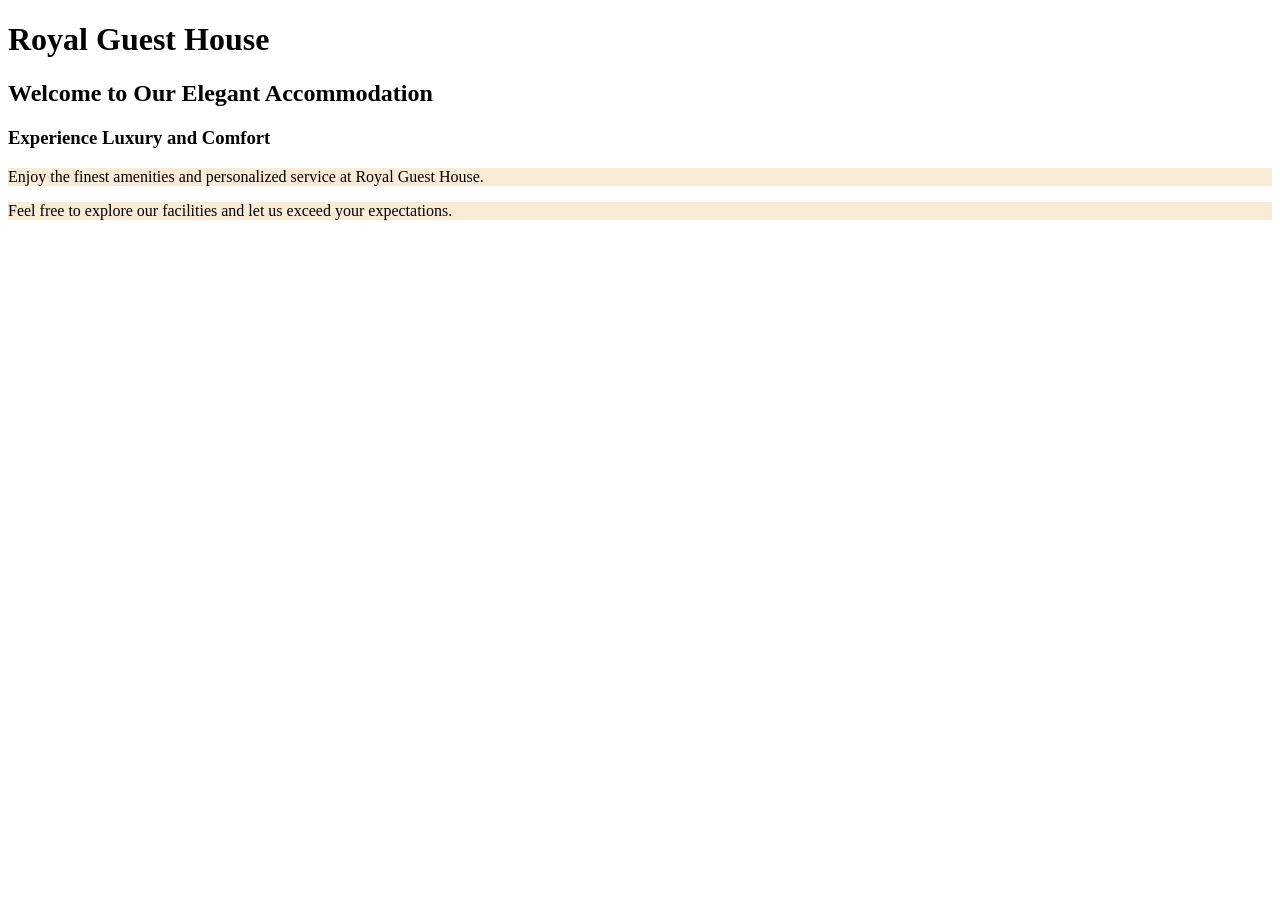
<file: SEMESTER-2/DLD THEORY/slides/index.html>
<!DOCTYPE html>
<html lang="en">
<head>
    <meta charset="UTF-8">
    <meta name="viewport" content="width=device-width, initial-scale=1.0">
    <title>Royal Guest House</title>
    

</head>
<body>
    <h1>Royal Guest House</h1>
    <h2>Welcome to Our Elegant Accommodation</h2>
    <h3>Experience Luxury and Comfort</h3>
    <a href="http:// google.com"></a>
    <p style="background-color: antiquewhite;">Enjoy the finest amenities and personalized service at Royal Guest House.</p>
    <p style="background-color: antiquewhite;">Feel free to explore our facilities and let us exceed your expectations.</p>
</body>
</html>
</file>
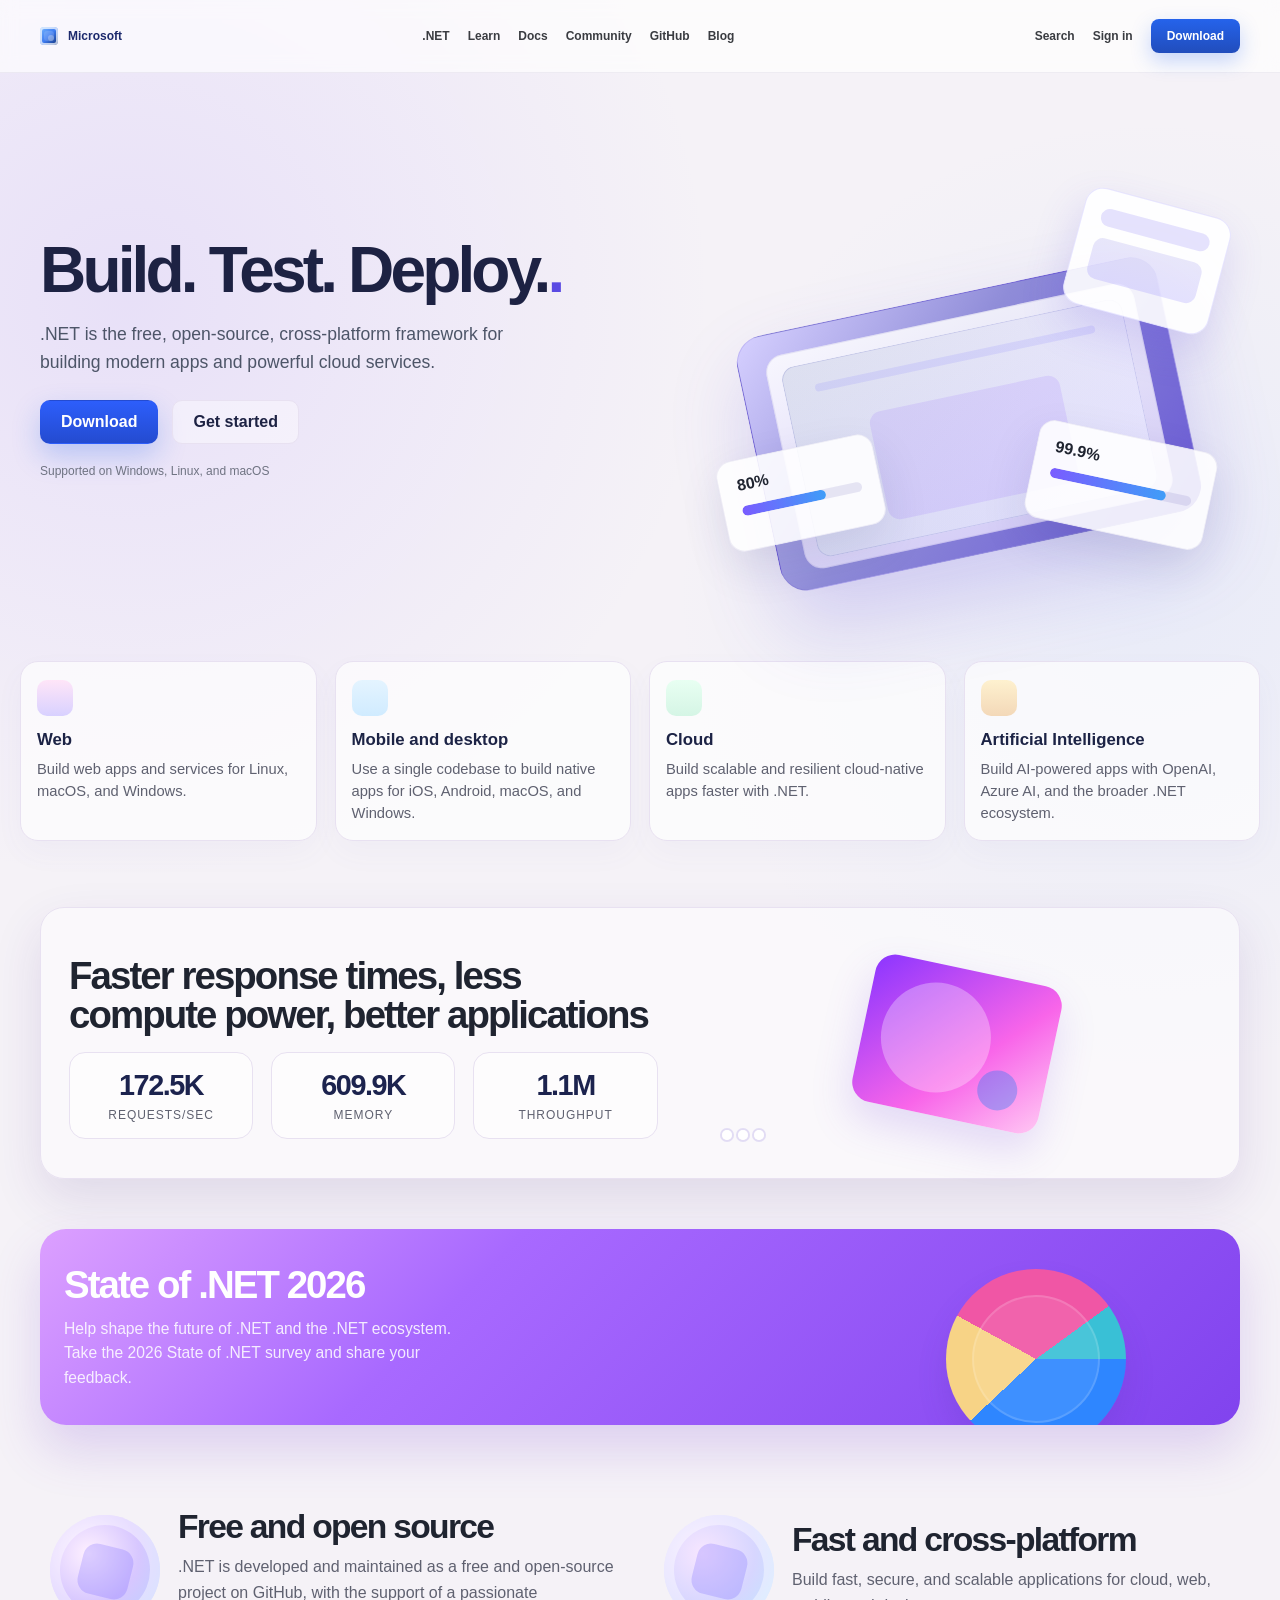
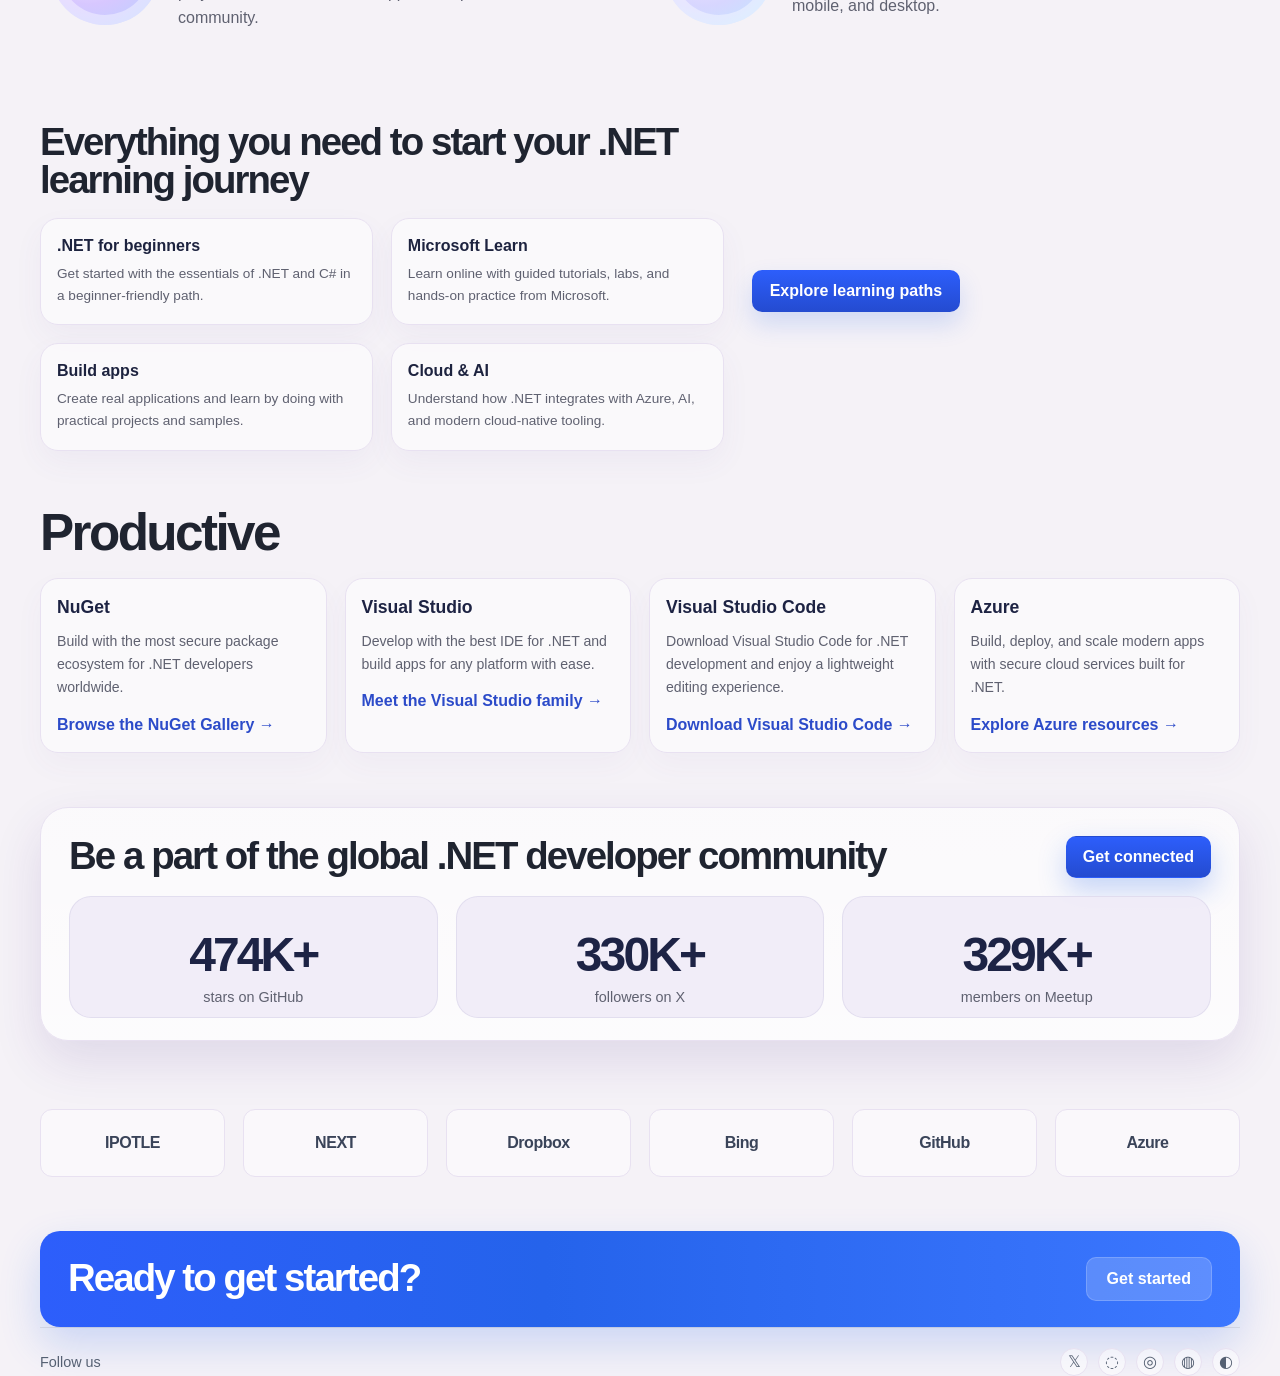
<file: wep develping/CODE/index2.html>
<!DOCTYPE html>
<html lang="en">
<head>
  <meta charset="UTF-8" />
  <meta name="viewport" content="width=device-width, initial-scale=1.0" />
  <title>.NET Landing Page</title>
  <style>
    :root {
      --bg: #f5f2f7;
      --panel: #ffffff;
      --soft: #f0ecf7;
      --soft-2: #f8f5fb;
      --navy: #1d2a6d;
      --purple: #7b42ff;
      --purple-2: #b85cff;
      --purple-3: #f4d0ff;
      --blue: #1f7af4;
      --text: #1f2430;
      --muted: #5f6170;
      --line: #e8e1f1;
      --shadow: 0 20px 50px rgba(68, 29, 134, 0.12);
    }

    * {
      box-sizing: border-box;
    }

    html {
      scroll-behavior: smooth;
    }

    body {
      margin: 0;
      font-family: "Segoe UI", Tahoma, Geneva, Verdana, sans-serif;
      background: var(--bg);
      color: var(--text);
    }

    a {
      text-decoration: none;
      color: inherit;
    }

    img {
      max-width: 100%;
      display: block;
    }

    .page {
      min-height: 100vh;
      background:
        radial-gradient(circle at 10% 10%, rgba(172, 143, 255, 0.18), transparent 20%),
        radial-gradient(circle at 90% 20%, rgba(143, 186, 255, 0.12), transparent 18%),
        var(--bg);
    }

    .container {
      max-width: 1240px;
      margin: 0 auto;
      padding: 0 20px;
    }

    .topbar {
      background: rgba(255, 255, 255, 0.65);
      backdrop-filter: blur(8px);
      border-bottom: 1px solid rgba(80, 70, 120, 0.08);
      position: sticky;
      top: 0;
      z-index: 50;
    }

    .nav {
      display: flex;
      align-items: center;
      justify-content: space-between;
      gap: 22px;
      min-height: 72px;
      font-size: 12px;
    }

    .nav-left,
    .nav-right,
    .nav-center {
      display: flex;
      align-items: center;
      gap: 18px;
    }

    .brand {
      display: flex;
      align-items: center;
      gap: 10px;
      font-weight: 700;
      color: var(--navy);
    }

    .brand-mark {
      width: 18px;
      height: 18px;
      border-radius: 4px;
      background: linear-gradient(135deg, #77b9ff, #3f7df1 50%, #0f2d74);
      position: relative;
      box-shadow: inset 0 0 0 2px rgba(255,255,255,0.7);
    }

    .brand-mark::before,
    .brand-mark::after {
      content: "";
      position: absolute;
      inset: 4px;
      border-radius: 3px;
      background: rgba(255,255,255,0.15);
    }

    .brand-mark::after {
      inset: 8px 4px 4px 8px;
      background: rgba(255,255,255,0.28);
    }

    .nav-center a,
    .nav-right a {
      color: #3a3c41;
      font-weight: 600;
    }

    .nav-right .cta {
      background: linear-gradient(180deg, #2563eb, #214dbc);
      color: white;
      padding: 10px 16px;
      border-radius: 8px;
      font-weight: 700;
      box-shadow: 0 8px 20px rgba(37,99,235,0.25);
    }

    .hero {
      padding-top: 40px;
      padding-bottom: 36px;
    }

    .hero-inner {
      display: grid;
      grid-template-columns: 1.1fr 1fr;
      align-items: center;
      gap: 60px;
      padding: 36px 0 20px;
    }

    .hero-copy h1 {
      margin: 0;
      font-size: clamp(3rem, 5vw, 5rem);
      line-height: 0.96;
      letter-spacing: -0.06em;
      color: #1d2243;
      font-weight: 800;
    }

    .hero-copy h1 .dot {
      color: #5a4ae3;
    }

    .hero-copy p {
      font-size: 1.1rem;
      line-height: 1.6;
      color: #4d5568;
      max-width: 520px;
      margin-top: 18px;
      margin-bottom: 24px;
    }

    .hero-actions {
      display: flex;
      align-items: center;
      gap: 14px;
      margin-bottom: 20px;
      flex-wrap: wrap;
    }

    .btn {
      display: inline-flex;
      align-items: center;
      justify-content: center;
      min-height: 44px;
      padding: 0 20px;
      border-radius: 10px;
      border: 1px solid var(--line);
      font-weight: 700;
      transition: 0.2s ease;
    }

    .btn.primary {
      background: linear-gradient(180deg, #2d5efb, #244bd0);
      color: white;
      border-color: transparent;
      box-shadow: 0 12px 28px rgba(37,99,235,0.25);
    }

    .btn.secondary {
      background: rgba(255,255,255,0.4);
      color: #1d2243;
    }

    .hero-meta {
      color: #6f7382;
      font-size: 12px;
      display: flex;
      align-items: center;
      gap: 4px;
      flex-wrap: wrap;
    }

    .hero-meta a {
      color: var(--blue);
      font-weight: 700;
    }

    .hero-art {
      position: relative;
      min-height: 420px;
      display: flex;
      align-items: center;
      justify-content: center;
    }

    .device-wrap {
      position: relative;
      width: 100%;
      max-width: 560px;
      height: 420px;
    }

    .device {
      position: absolute;
      inset: 50% auto auto 50%;
      width: 430px;
      height: 260px;
      transform: translate(-50%, -25%) rotate(-12deg);
      background: linear-gradient(135deg, #d6d0ff, #8f8cd8 42%, #6a5ad5 100%);
      border-radius: 28px;
      box-shadow: 0 40px 80px rgba(100, 80, 222, 0.22);
      border: 1px solid rgba(90, 61, 200, 0.15);
    }

    .device::before {
      content: "";
      position: absolute;
      inset: 22px 26px 18px 26px;
      border-radius: 18px;
      background: linear-gradient(180deg, rgba(255,255,255,0.85), rgba(235,228,255,0.8));
      box-shadow: inset 0 0 0 1px rgba(103, 92, 181, 0.12);
    }

    .device-screen {
      position: absolute;
      inset: 36px 40px 28px 40px;
      border-radius: 14px;
      background:
        linear-gradient(135deg, rgba(31, 47, 129, 0.12), rgba(123, 66, 255, 0.08)),
        linear-gradient(180deg, #f7f8ff, #eceefe);
      overflow: hidden;
      box-shadow: inset 0 0 0 1px rgba(79, 84, 180, 0.18);
    }

    .device-screen::before,
    .device-screen::after {
      content: "";
      position: absolute;
      background: rgba(116,104,255,0.14);
      border-radius: 12px;
    }

    .device-screen::before {
      width: 82%;
      height: 8px;
      left: 9%;
      top: 22px;
    }

    .device-screen::after {
      width: 56%;
      height: 110px;
      left: 22%;
      bottom: 22px;
      background: rgba(123,70,255,0.12);
    }

    .mini-ui {
      position: absolute;
      right: 18px;
      top: 52px;
      width: 150px;
      height: 120px;
      background: rgba(255,255,255,0.9);
      border: 1px solid rgba(129, 116, 255, 0.18);
      border-radius: 18px;
      box-shadow: 0 18px 40px rgba(98, 79, 222, 0.18);
      transform: rotate(15deg);
    }

    .mini-ui::before,
    .mini-ui::after {
      content: "";
      position: absolute;
      left: 18px;
      right: 18px;
      border-radius: 10px;
      background: rgba(118, 100, 245, 0.18);
    }

    .mini-ui::before {
      top: 18px;
      height: 18px;
    }

    .mini-ui::after {
      top: 48px;
      height: 42px;
      background: linear-gradient(180deg, rgba(96,86,220,0.14), rgba(125,112,255,0.2));
    }

    .float-card {
      position: absolute;
      border-radius: 16px;
      background: rgba(255,255,255,0.88);
      box-shadow: 0 18px 46px rgba(31, 38, 94, 0.1);
      border: 1px solid rgba(104, 91, 169, 0.1);
    }

    .float-card.one {
      left: 24px;
      bottom: 30px;
      width: 160px;
      height: 92px;
      transform: rotate(-12deg);
      padding: 16px 18px;
    }

    .float-card.two {
      right: 28px;
      bottom: 34px;
      width: 182px;
      height: 100px;
      transform: rotate(12deg);
      padding: 16px 18px;
    }

    .stat-bar {
      height: 10px;
      border-radius: 999px;
      background: rgba(105, 96, 183, 0.15);
      overflow: hidden;
      margin-top: 12px;
    }

    .stat-bar span {
      display: block;
      width: 70%;
      height: 100%;
      background: linear-gradient(90deg, #7a5cff, #3f9df8);
      border-radius: inherit;
    }

    .feature-shell {
      padding: 12px 0 32px;
    }

    .feature-grid {
      display: grid;
      grid-template-columns: repeat(4, minmax(200px, 1fr));
      gap: 18px;
      margin-top: 24px;
    }

    .feature {
      background: rgba(255,255,255,0.68);
      border: 1px solid var(--line);
      border-radius: 18px;
      padding: 18px 16px 16px;
      box-shadow: 0 12px 30px rgba(105, 90, 168, 0.04);
    }

    .feature .icon {
      width: 36px;
      height: 36px;
      border-radius: 10px;
      background: linear-gradient(180deg, #ffe5f8, #d8d1ff);
      margin-bottom: 14px;
    }

    .feature h3 {
      margin: 0 0 8px;
      font-size: 1.05rem;
      color: #1c2345;
    }

    .feature p {
      margin: 0;
      color: var(--muted);
      font-size: 0.92rem;
      line-height: 1.5;
    }

    .section-title {
      font-size: clamp(2.4rem, 4vw, 4rem);
      line-height: 1;
      margin: 0;
      letter-spacing: -0.05em;
    }

    .section-box {
      background: rgba(255,255,255,0.52);
      border: 1px solid var(--line);
      border-radius: 24px;
      box-shadow: var(--shadow);
    }

    .metrics {
      padding-top: 34px;
      padding-bottom: 26px;
    }

    .metrics-wrap {
      display: grid;
      grid-template-columns: 1.2fr 1fr;
      gap: 26px;
      align-items: center;
      padding: 30px 28px 20px;
    }

    .metric-copy {
      padding-right: 20px;
    }

    .metric-copy h2 {
      font-size: clamp(2.1rem, 3vw, 3.3rem);
      letter-spacing: -0.05em;
      line-height: 1;
      margin: 0 0 16px;
    }

    .metric-grid {
      display: grid;
      grid-template-columns: repeat(3, minmax(120px, 1fr));
      gap: 18px;
      margin-top: 18px;
    }

    .metric-item {
      background: rgba(255,255,255,0.6);
      border: 1px solid var(--line);
      border-radius: 16px;
      padding: 16px 12px;
      text-align: center;
    }

    .metric-item .value {
      display: block;
      font-size: 1.8rem;
      font-weight: 800;
      color: #1c234e;
      letter-spacing: -0.05em;
    }

    .metric-item .label {
      font-size: 0.75rem;
      color: var(--muted);
      text-transform: uppercase;
      letter-spacing: 0.08em;
      margin-top: 6px;
      display: block;
    }

    .chart-art {
      position: relative;
      min-height: 220px;
    }

    .chart-card {
      position: absolute;
      width: 190px;
      height: 150px;
      border-radius: 20px;
      background: linear-gradient(135deg, #8b35ff, #f865e9 60%, #ffc7f3);
      box-shadow: 0 18px 40px rgba(122, 70, 219, 0.18);
      left: 50%;
      top: 48%;
      transform: translate(-50%, -50%) rotate(12deg);
    }

    .chart-card::before,
    .chart-card::after {
      content: "";
      position: absolute;
      border-radius: 50%;
      background: rgba(255,255,255,0.3);
    }

    .chart-card::before {
      width: 110px;
      height: 110px;
      left: 18px;
      top: 18px;
    }

    .chart-card::after {
      width: 40px;
      height: 40px;
      right: 26px;
      bottom: 18px;
      background: rgba(31, 122, 244, 0.35);
    }

    .chart-dots {
      position: absolute;
      inset: auto auto 18px 18px;
      display: flex;
      gap: 6px;
    }

    .chart-dots span {
      width: 10px;
      height: 10px;
      background: rgba(255,255,255,0.9);
      border-radius: 50%;
      box-shadow: 0 0 0 2px rgba(80, 50, 200, 0.14);
    }

    .purple-banner {
      margin-top: 24px;
      background: linear-gradient(135deg, #dca0ff, #a869ff 35%, #8143ee 100%);
      border-radius: 26px;
      padding: 18px 24px;
      color: white;
      position: relative;
      overflow: hidden;
      min-height: 180px;
      box-shadow: 0 25px 50px rgba(124, 72, 211, 0.2);
    }

    .purple-banner-inner {
      display: grid;
      grid-template-columns: 1fr 1.1fr;
      align-items: center;
      gap: 20px;
    }

    .purple-banner h3 {
      margin: 0 0 12px;
      font-size: clamp(1.6rem, 3vw, 2.8rem);
      letter-spacing: -0.05em;
      line-height: 1.05;
    }

    .purple-banner p {
      margin: 0;
      max-width: 420px;
      font-size: 0.98rem;
      color: rgba(255,255,255,0.86);
      line-height: 1.55;
    }

    .chart-blob {
      position: relative;
      width: 100%;
      min-height: 160px;
    }

    .pie {
      position: absolute;
      width: 180px;
      height: 180px;
      border-radius: 50%;
      background: conic-gradient(from 90deg, #2e86ff 0 38%, #f7d386 38% 58%, #f056a5 58% 90%, #39c0d6 90% 100%);
      right: 90px;
      top: 22px;
      box-shadow: 0 18px 30px rgba(73, 49, 169, 0.15);
    }

    .pie::before {
      content: "";
      position: absolute;
      inset: 26px;
      border-radius: 50%;
      background: rgba(255,255,255,0.08);
      box-shadow: inset 0 0 0 2px rgba(255,255,255,0.14);
    }

    .info-pair {
      padding-top: 40px;
      padding-bottom: 26px;
    }

    .info-grid {
      display: grid;
      grid-template-columns: repeat(2, minmax(260px, 1fr));
      gap: 28px;
      margin-top: 26px;
    }

    .info-box {
      display: flex;
      align-items: center;
      gap: 18px;
      padding: 18px 10px;
    }

    .info-icon {
      width: 110px;
      height: 110px;
      border-radius: 50%;
      background: radial-gradient(circle at 35% 35%, #fef0ff, #d7c7ff 50%, #b4d2ff 100%);
      position: relative;
      box-shadow: inset 0 0 0 10px rgba(255,255,255,0.4);
      flex-shrink: 0;
    }

    .info-icon::before {
      content: "";
      position: absolute;
      width: 46%;
      height: 46%;
      border-radius: 14px;
      background: rgba(100, 85, 255, 0.22);
      left: 27%;
      top: 28%;
      transform: rotate(14deg);
    }

    .info-box h3 {
      margin: 0 0 8px;
      font-size: 2.1rem;
      letter-spacing: -0.05em;
      line-height: 1.1;
    }

    .info-box p {
      margin: 0;
      color: var(--muted);
      line-height: 1.6;
      max-width: 480px;
    }

    .journey {
      padding-top: 22px;
      padding-bottom: 20px;
    }

    .journey-layout {
      display: grid;
      grid-template-columns: 1.4fr 1fr;
      gap: 28px;
      align-items: center;
      margin-top: 26px;
    }

    .journey-copy {
      display: flex;
      flex-direction: column;
      gap: 18px;
    }

    .journey-copy h2 {
      font-size: clamp(2.2rem, 3vw, 3.5rem);
      letter-spacing: -0.05em;
      line-height: 1;
      margin: 0;
    }

    .journey-grid {
      display: grid;
      grid-template-columns: repeat(2, minmax(180px, 1fr));
      gap: 18px;
    }

    .mini-card {
      background: rgba(255,255,255,0.58);
      border: 1px solid var(--line);
      border-radius: 18px;
      padding: 18px 16px;
      box-shadow: 0 12px 30px rgba(101, 88, 160, 0.05);
    }

    .mini-card h4 {
      margin: 0 0 8px;
      font-size: 1rem;
      color: #1d233f;
    }

    .mini-card p {
      margin: 0;
      color: var(--muted);
      font-size: 0.85rem;
      line-height: 1.6;
    }

    .journey-cta {
      display: inline-flex;
      align-items: center;
      justify-content: center;
      align-self: flex-start;
      margin-top: 8px;
      background: linear-gradient(180deg, #2d5efb, #244bd0);
      color: white;
      min-height: 42px;
      padding: 0 18px;
      border-radius: 10px;
      font-weight: 700;
      box-shadow: 0 12px 24px rgba(37,99,235,0.18);
    }

    .product {
      padding-top: 36px;
      padding-bottom: 18px;
    }

    .product-grid {
      display: grid;
      grid-template-columns: repeat(4, minmax(220px, 1fr));
      gap: 18px;
      margin-top: 20px;
    }

    .product-card {
      background: rgba(255,255,255,0.55);
      border: 1px solid var(--line);
      border-radius: 18px;
      padding: 18px 16px;
      box-shadow: 0 12px 30px rgba(92, 78, 143, 0.04);
    }

    .product-card h4 {
      margin: 0 0 12px;
      font-size: 1.1rem;
      color: #1d2343;
    }

    .product-card p {
      margin: 0;
      color: var(--muted);
      font-size: 0.88rem;
      line-height: 1.65;
    }

    .product-card a {
      display: inline-block;
      margin-top: 16px;
      color: #2c4bc9;
      font-weight: 700;
    }

    .community {
      padding-top: 36px;
      padding-bottom: 24px;
    }

    .community-shell {
      background: linear-gradient(180deg, rgba(255,255,255,0.58), rgba(255,255,255,0.75));
      border: 1px solid var(--line);
      border-radius: 28px;
      box-shadow: var(--shadow);
      padding: 28px 28px 22px;
    }

    .community-head {
      display: flex;
      justify-content: space-between;
      align-items: center;
      gap: 18px;
      margin-bottom: 18px;
      flex-wrap: wrap;
    }

    .community-head h2 {
      margin: 0;
      font-size: clamp(2rem, 3vw, 3rem);
      letter-spacing: -0.05em;
      line-height: 1;
    }

    .community-head .btn {
      min-height: 42px;
      padding: 0 16px;
    }

    .community-stats {
      display: grid;
      grid-template-columns: repeat(3, minmax(150px, 1fr));
      gap: 18px;
      margin-top: 18px;
    }

    .stat-box {
      text-align: center;
      padding: 34px 20px 12px;
      border-radius: 22px;
      background: rgba(240, 236, 248, 0.9);
      border: 1px solid rgba(143, 137, 189, 0.15);
    }

    .stat-box strong {
      display: block;
      font-size: clamp(2.2rem, 4vw, 3rem);
      line-height: 1;
      letter-spacing: -0.06em;
      color: #1d2345;
    }

    .stat-box span {
      display: block;
      margin-top: 10px;
      color: var(--muted);
      font-size: 0.9rem;
    }

    .brands {
      padding-top: 24px;
      padding-bottom: 30px;
    }

    .brand-strip {
      display: grid;
      grid-template-columns: repeat(6, minmax(110px, 1fr));
      gap: 18px;
      align-items: center;
      padding-top: 20px;
    }

    .brand-pill {
      height: 68px;
      border-radius: 12px;
      border: 1px solid var(--line);
      background: rgba(255,255,255,0.5);
      display: flex;
      align-items: center;
      justify-content: center;
      font-weight: 800;
      color: #3a4459;
      letter-spacing: -0.03em;
    }

    .cta-band {
      margin-top: 24px;
      background: linear-gradient(90deg, #2d5efb, #2563eb 42%, #3c77ff 100%);
      color: white;
      border-radius: 20px;
      padding: 26px 28px;
      display: flex;
      align-items: center;
      justify-content: space-between;
      gap: 20px;
      flex-wrap: wrap;
      box-shadow: 0 18px 42px rgba(37,99,235,0.2);
    }

    .cta-band h3 {
      margin: 0;
      font-size: clamp(2rem, 3vw, 3rem);
      letter-spacing: -0.05em;
      line-height: 1;
    }

    .cta-band .btn {
      background: rgba(255,255,255,0.18);
      border-color: rgba(255,255,255,0.18);
      color: white;
    }

    footer {
      padding: 26px 0 40px;
    }

    .footer-row {
      display: flex;
      justify-content: space-between;
      align-items: center;
      gap: 16px;
      flex-wrap: wrap;
      padding-top: 20px;
      border-top: 1px solid rgba(100,100,110,0.14);
      color: #556072;
      font-size: 0.9rem;
    }

    .socials {
      display: flex;
      align-items: center;
      gap: 10px;
      font-size: 1rem;
    }

    .socials span {
      width: 28px;
      height: 28px;
      border-radius: 50%;
      display: inline-flex;
      justify-content: center;
      align-items: center;
      background: rgba(255,255,255,0.5);
      border: 1px solid var(--line);
    }

    @media (max-width: 1024px) {
      .hero-inner,
      .metrics-wrap,
      .purple-banner-inner,
      .journey-layout,
      .info-grid {
        grid-template-columns: 1fr;
      }

      .feature-grid,
      .product-grid {
        grid-template-columns: repeat(2, minmax(200px, 1fr));
      }

      .brand-strip {
        grid-template-columns: repeat(3, minmax(120px, 1fr));
      }
    }

    @media (max-width: 760px) {
      .nav {
        flex-wrap: wrap;
        justify-content: center;
        padding: 12px 0;
      }

      .nav-center,
      .nav-left,
      .nav-right {
        flex-wrap: wrap;
        justify-content: center;
      }

      .hero-copy h1 {
        letter-spacing: -0.04em;
      }

      .feature-grid,
      .product-grid,
      .community-stats,
      .metric-grid {
        grid-template-columns: 1fr;
      }

      .brand-strip {
        grid-template-columns: repeat(2, minmax(120px, 1fr));
      }

      .cta-band {
        padding: 20px 18px;
      }
    }
  </style>
</head>
<body>
  <div class="page">
    <header class="topbar">
      <div class="container nav">
        <div class="nav-left">
          <div class="brand">
            <span class="brand-mark"></span>
            <span>Microsoft</span>
          </div>
        </div>

        <nav class="nav-center" aria-label="Main navigation">
          <a href="#">.NET</a>
          <a href="#">Learn</a>
          <a href="#">Docs</a>
          <a href="#">Community</a>
          <a href="#">GitHub</a>
          <a href="#">Blog</a>
        </nav>

        <div class="nav-right">
          <a href="#">Search</a>
          <a href="#">Sign in</a>
          <a href="#" class="cta">Download</a>
        </div>
      </div>
    </header>

    <main>
      <section class="hero container">
        <div class="hero-inner">
          <div class="hero-copy">
            <h1>Build. Test. Deploy.<span class="dot">.</span></h1>
            <p>
              .NET is the free, open-source, cross-platform framework for building modern apps and powerful cloud services.
            </p>
            <div class="hero-actions">
              <a href="#" class="btn primary">Download</a>
              <a href="#" class="btn secondary">Get started</a>
            </div>
            <div class="hero-meta">
              <span>Supported on Windows, Linux, and macOS</span>
            </div>
          </div>

          <div class="hero-art" aria-hidden="true">
            <div class="device-wrap">
              <div class="device">
                <div class="device-screen"></div>
              </div>
              <div class="mini-ui"></div>
              <div class="float-card one">
                <strong>80%</strong>
                <div class="stat-bar"><span></span></div>
              </div>
              <div class="float-card two">
                <strong>99.9%</strong>
                <div class="stat-bar"><span style="width: 82%"></span></div>
              </div>
            </div>
          </div>
        </div>
      </section>

      <section class="feature-shell container">
        <div class="feature-grid">
          <article class="feature">
            <div class="icon"></div>
            <h3>Web</h3>
            <p>Build web apps and services for Linux, macOS, and Windows.</p>
          </article>

          <article class="feature">
            <div class="icon" style="background: linear-gradient(180deg, #e4f4ff, #d0ebff);"></div>
            <h3>Mobile and desktop</h3>
            <p>Use a single codebase to build native apps for iOS, Android, macOS, and Windows.</p>
          </article>

          <article class="feature">
            <div class="icon" style="background: linear-gradient(180deg, #e8fff2, #d5f5e5);"></div>
            <h3>Cloud</h3>
            <p>Build scalable and resilient cloud-native apps faster with .NET.</p>
          </article>

          <article class="feature">
            <div class="icon" style="background: linear-gradient(180deg, #fef1cf, #f3d8b8);"></div>
            <h3>Artificial Intelligence</h3>
            <p>Build AI-powered apps with OpenAI, Azure AI, and the broader .NET ecosystem.</p>
          </article>
        </div>
      </section>

      <section class="metrics container">
        <div class="section-box metrics-wrap">
          <div class="metric-copy">
            <h2>Faster response times, less compute power, better applications</h2>
            <div class="metric-grid">
              <div class="metric-item">
                <span class="value">172.5K</span>
                <span class="label">requests/sec</span>
              </div>
              <div class="metric-item">
                <span class="value">609.9K</span>
                <span class="label">memory</span>
              </div>
              <div class="metric-item">
                <span class="value">1.1M</span>
                <span class="label">throughput</span>
              </div>
            </div>
          </div>

          <div class="chart-art" aria-hidden="true">
            <div class="chart-card"></div>
            <div class="chart-dots">
              <span></span>
              <span></span>
              <span></span>
            </div>
          </div>
        </div>
      </section>

      <section class="container">
        <div class="purple-banner">
          <div class="purple-banner-inner">
            <div>
              <h3>State of .NET 2026</h3>
              <p>
                Help shape the future of .NET and the .NET ecosystem. Take the 2026 State of .NET survey and share your feedback.
              </p>
            </div>
            <div class="chart-blob" aria-hidden="true">
              <div class="pie"></div>
            </div>
          </div>
        </div>
      </section>

      <section class="info-pair container">
        <div class="info-grid">
          <div class="info-box">
            <div class="info-icon"></div>
            <div>
              <h3>Free and open source</h3>
              <p>.NET is developed and maintained as a free and open-source project on GitHub, with the support of a passionate community.</p>
            </div>
          </div>

          <div class="info-box">
            <div class="info-icon" style="background: radial-gradient(circle at 35% 35%, #f7e6ff, #d7d6ff 52%, #bde8ff 100%);"></div>
            <div>
              <h3>Fast and cross-platform</h3>
              <p>Build fast, secure, and scalable applications for cloud, web, mobile, and desktop.</p>
            </div>
          </div>
        </div>
      </section>

      <section class="journey container">
        <div class="journey-layout">
          <div class="journey-copy">
            <h2>Everything you need to start your .NET learning journey</h2>
            <div class="journey-grid">
              <article class="mini-card">
                <h4>.NET for beginners</h4>
                <p>Get started with the essentials of .NET and C# in a beginner-friendly path.</p>
              </article>
              <article class="mini-card">
                <h4>Microsoft Learn</h4>
                <p>Learn online with guided tutorials, labs, and hands-on practice from Microsoft.</p>
              </article>
              <article class="mini-card">
                <h4>Build apps</h4>
                <p>Create real applications and learn by doing with practical projects and samples.</p>
              </article>
              <article class="mini-card">
                <h4>Cloud & AI</h4>
                <p>Understand how .NET integrates with Azure, AI, and modern cloud-native tooling.</p>
              </article>
            </div>
          </div>

          <div>
            <a href="#" class="journey-cta">Explore learning paths</a>
          </div>
        </div>
      </section>

      <section class="product container">
        <h2 class="section-title" style="margin-bottom: 20px;">Productive</h2>
        <div class="product-grid">
          <article class="product-card">
            <h4>NuGet</h4>
            <p>Build with the most secure package ecosystem for .NET developers worldwide.</p>
            <a href="#">Browse the NuGet Gallery →</a>
          </article>

          <article class="product-card">
            <h4>Visual Studio</h4>
            <p>Develop with the best IDE for .NET and build apps for any platform with ease.</p>
            <a href="#">Meet the Visual Studio family →</a>
          </article>

          <article class="product-card">
            <h4>Visual Studio Code</h4>
            <p>Download Visual Studio Code for .NET development and enjoy a lightweight editing experience.</p>
            <a href="#">Download Visual Studio Code →</a>
          </article>

          <article class="product-card">
            <h4>Azure</h4>
            <p>Build, deploy, and scale modern apps with secure cloud services built for .NET.</p>
            <a href="#">Explore Azure resources →</a>
          </article>
        </div>
      </section>

      <section class="community container">
        <div class="community-shell">
          <div class="community-head">
            <h2>Be a part of the global .NET developer community</h2>
            <a href="#" class="btn primary">Get connected</a>
          </div>

          <div class="community-stats">
            <div class="stat-box">
              <strong>474K+</strong>
              <span>stars on GitHub</span>
            </div>
            <div class="stat-box">
              <strong>330K+</strong>
              <span>followers on X</span>
            </div>
            <div class="stat-box">
              <strong>329K+</strong>
              <span>members on Meetup</span>
            </div>
          </div>
        </div>
      </section>

      <section class="brands container">
        <div class="brand-strip" aria-label="Partner brands">
          <div class="brand-pill">IPOTLE</div>
          <div class="brand-pill">NEXT</div>
          <div class="brand-pill">Dropbox</div>
          <div class="brand-pill">Bing</div>
          <div class="brand-pill">GitHub</div>
          <div class="brand-pill">Azure</div>
        </div>
      </section>

      <section class="container">
        <div class="cta-band">
          <h3>Ready to get started?</h3>
          <a href="#" class="btn">Get started</a>
        </div>
      </section>
    </main>

    <footer class="container">
      <div class="footer-row">
        <div>Follow us</div>
        <div class="socials">
          <span>𝕏</span>
          <span>◌</span>
          <span>◎</span>
          <span>◍</span>
          <span>◐</span>
        </div>
      </div>
    </footer>
  </div>
</body>
</html>
</file>
